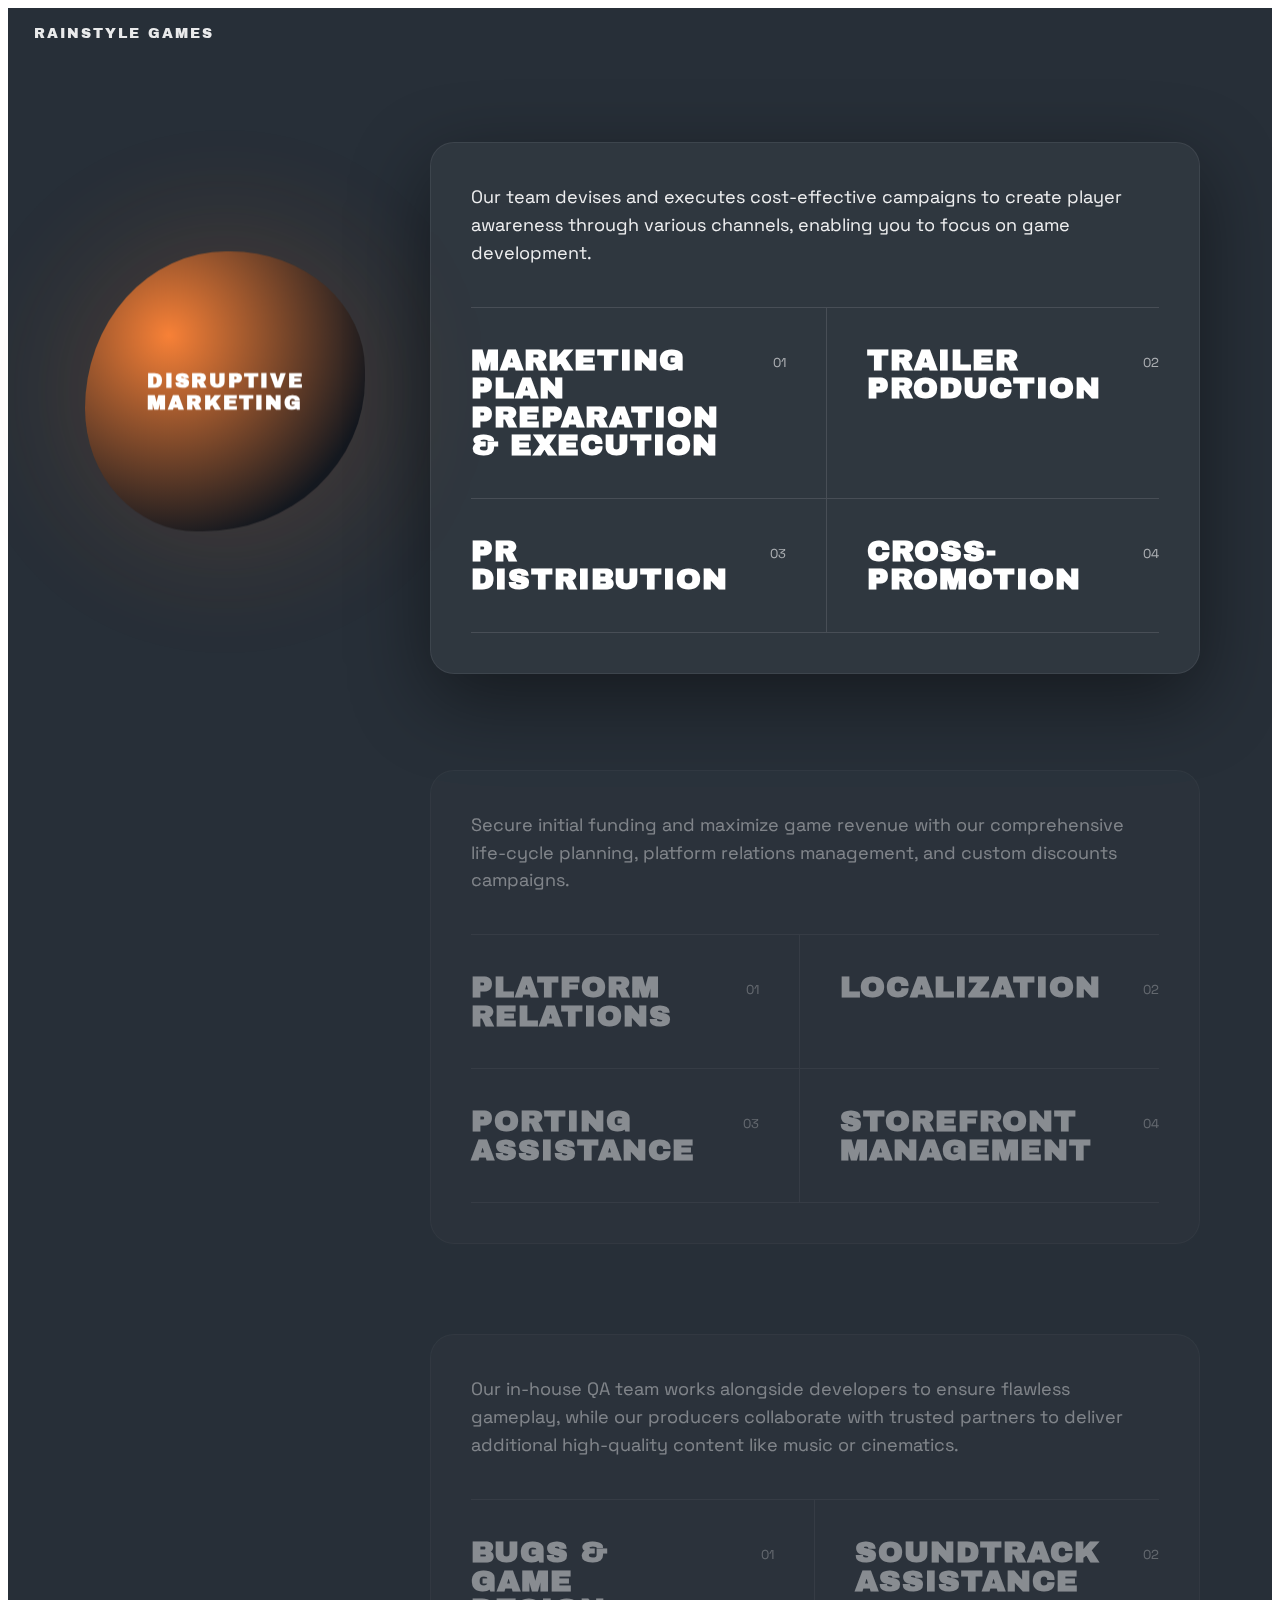
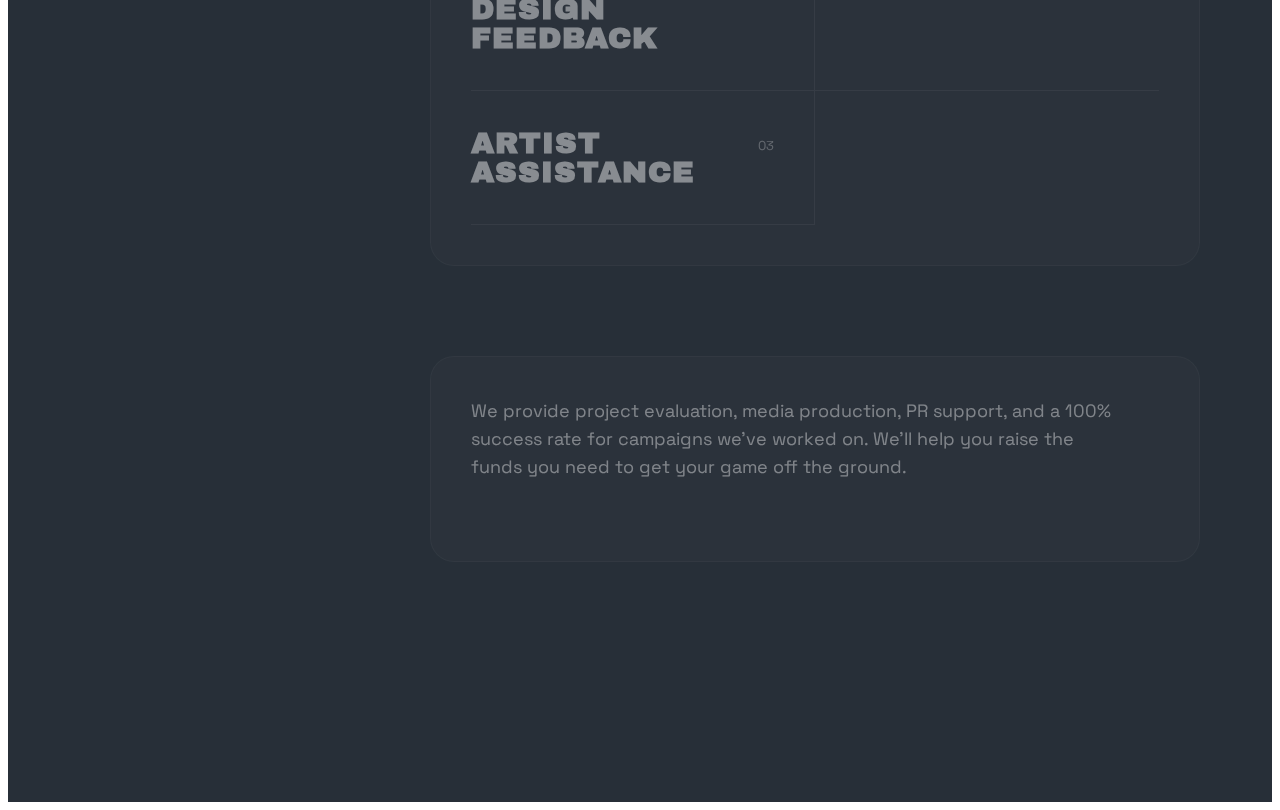
<file: index.html>
<!DOCTYPE html>
<html lang="ru">
<head>
  <meta charset="UTF-8" />
  <title>Rainstyle Games — Services</title>

  <link href="https://fonts.googleapis.com/css2?family=Archivo+Black&family=Space+Grotesk:wght@400;600;700&display=swap" rel="stylesheet">
  <link rel="stylesheet" href="style.css">
</head>

<body>
<div class="rg-services">
  <header class="rg-header">
    <span>RAINSTYLE GAMES</span>
  </header>

  <div class="rg-layout">
    <div class="rg-left">
      <div class="rg-blob-wrap" id="rgBlobWrap">
        <div class="rg-blob" id="rgBlob">
          <div class="rg-blob-content rg-fade-in" id="rgBlobContent">
            <h3 id="rgBlobTitle">DISRUPTIVE MARKETING</h3>
          </div>
        </div>

        <div class="rg-blob-glow" id="rgGlow"></div>
      </div>
    </div>

    <div class="rg-right">
      <section class="rg-game rg-active"
        data-color="#f88236"
        data-shape="soft"
        data-title="DISRUPTIVE MARKETING">
        <p class="rg-game-desc">
          Our team devises and executes cost-effective campaigns to create player awareness through various channels,
          enabling you to focus on game development.
        </p>

        <div class="rg-game-grid">
          <div class="rg-game-item">
            <h2>MARKETING PLAN PREPARATION<br>& EXECUTION</h2>
            <span>01</span>
          </div>

          <div class="rg-game-item">
            <h2>TRAILER<br>PRODUCTION</h2>
            <span>02</span>
          </div>

          <div class="rg-game-item">
            <h2>PR<br>DISTRIBUTION</h2>
            <span>03</span>
          </div>

          <div class="rg-game-item">
            <h2>CROSS-<br>PROMOTION</h2>
            <span>04</span>
          </div>
        </div>
      </section>

      <section class="rg-game"
        data-color="#fd6e45"
        data-shape="sharp"
        data-title="STRATEGIC PUBLISHING">
        <p class="rg-game-desc">
          Secure initial funding and maximize game revenue with our comprehensive life-cycle planning,
          platform relations management, and custom discounts campaigns.
        </p>

        <div class="rg-game-grid">
          <div class="rg-game-item">
            <h2>PLATFORM<br>RELATIONS</h2>
            <span>01</span>
          </div>

          <div class="rg-game-item">
            <h2>LOCALIZATION</h2>
            <span>02</span>
          </div>

          <div class="rg-game-item">
            <h2>PORTING<br>ASSISTANCE</h2>
            <span>03</span>
          </div>

          <div class="rg-game-item">
            <h2>STOREFRONT<br>MANAGEMENT</h2>
            <span>04</span>
          </div>
        </div>
      </section>

      <section class="rg-game"
        data-color="#ff674c"
        data-shape="fluid"
        data-title="PRODUCTION SUPPORT">
        <p class="rg-game-desc">
          Our in-house QA team works alongside developers to ensure flawless gameplay, while our producers collaborate
          with trusted partners to deliver additional high-quality content like music or cinematics.
        </p>

        <div class="rg-game-grid">
          <div class="rg-game-item">
            <h2>BUGS & GAME DESIGN<br>FEEDBACK</h2>
            <span>01</span>
          </div>

          <div class="rg-game-item">
            <h2>SOUNDTRACK<br>ASSISTANCE</h2>
            <span>02</span>
          </div>

          <div class="rg-game-item">
            <h2>ARTIST<br>ASSISTANCE</h2>
            <span>03</span>
          </div>

          <div class="rg-game-item rg-empty">
            <h2></h2>
            <span></span>
          </div>
        </div>
      </section>

      <section class="rg-game"
        data-color="#fcc02d"
        data-shape="soft"
        data-title="CROWDFUNDING">
        <p class="rg-game-desc">
          We provide project evaluation, media production, PR support, and a 100% success rate for campaigns we've worked on.
          We'll help you raise the funds you need to get your game off the ground.
        </p>
      </section>
    </div>
  </div>
</div>
<script src="script.js" defer></script>


</body>
</html>
</file>
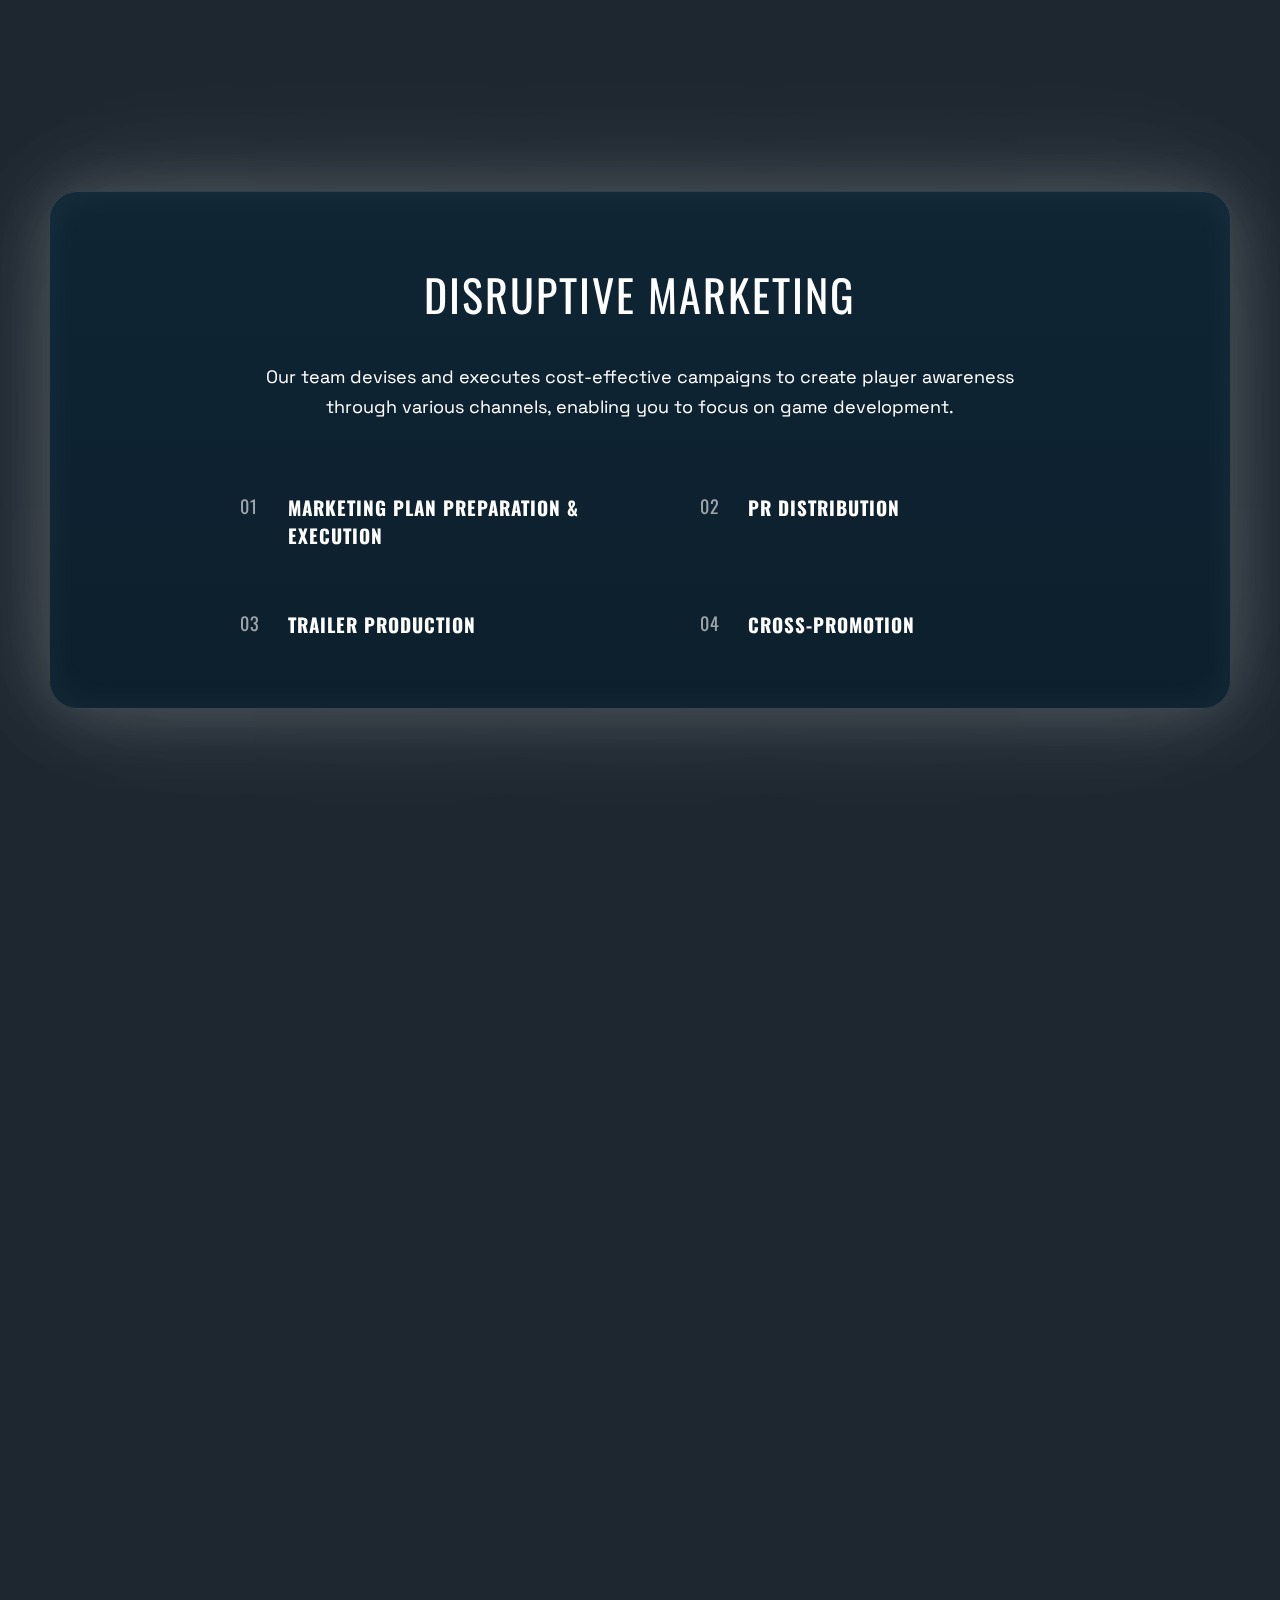
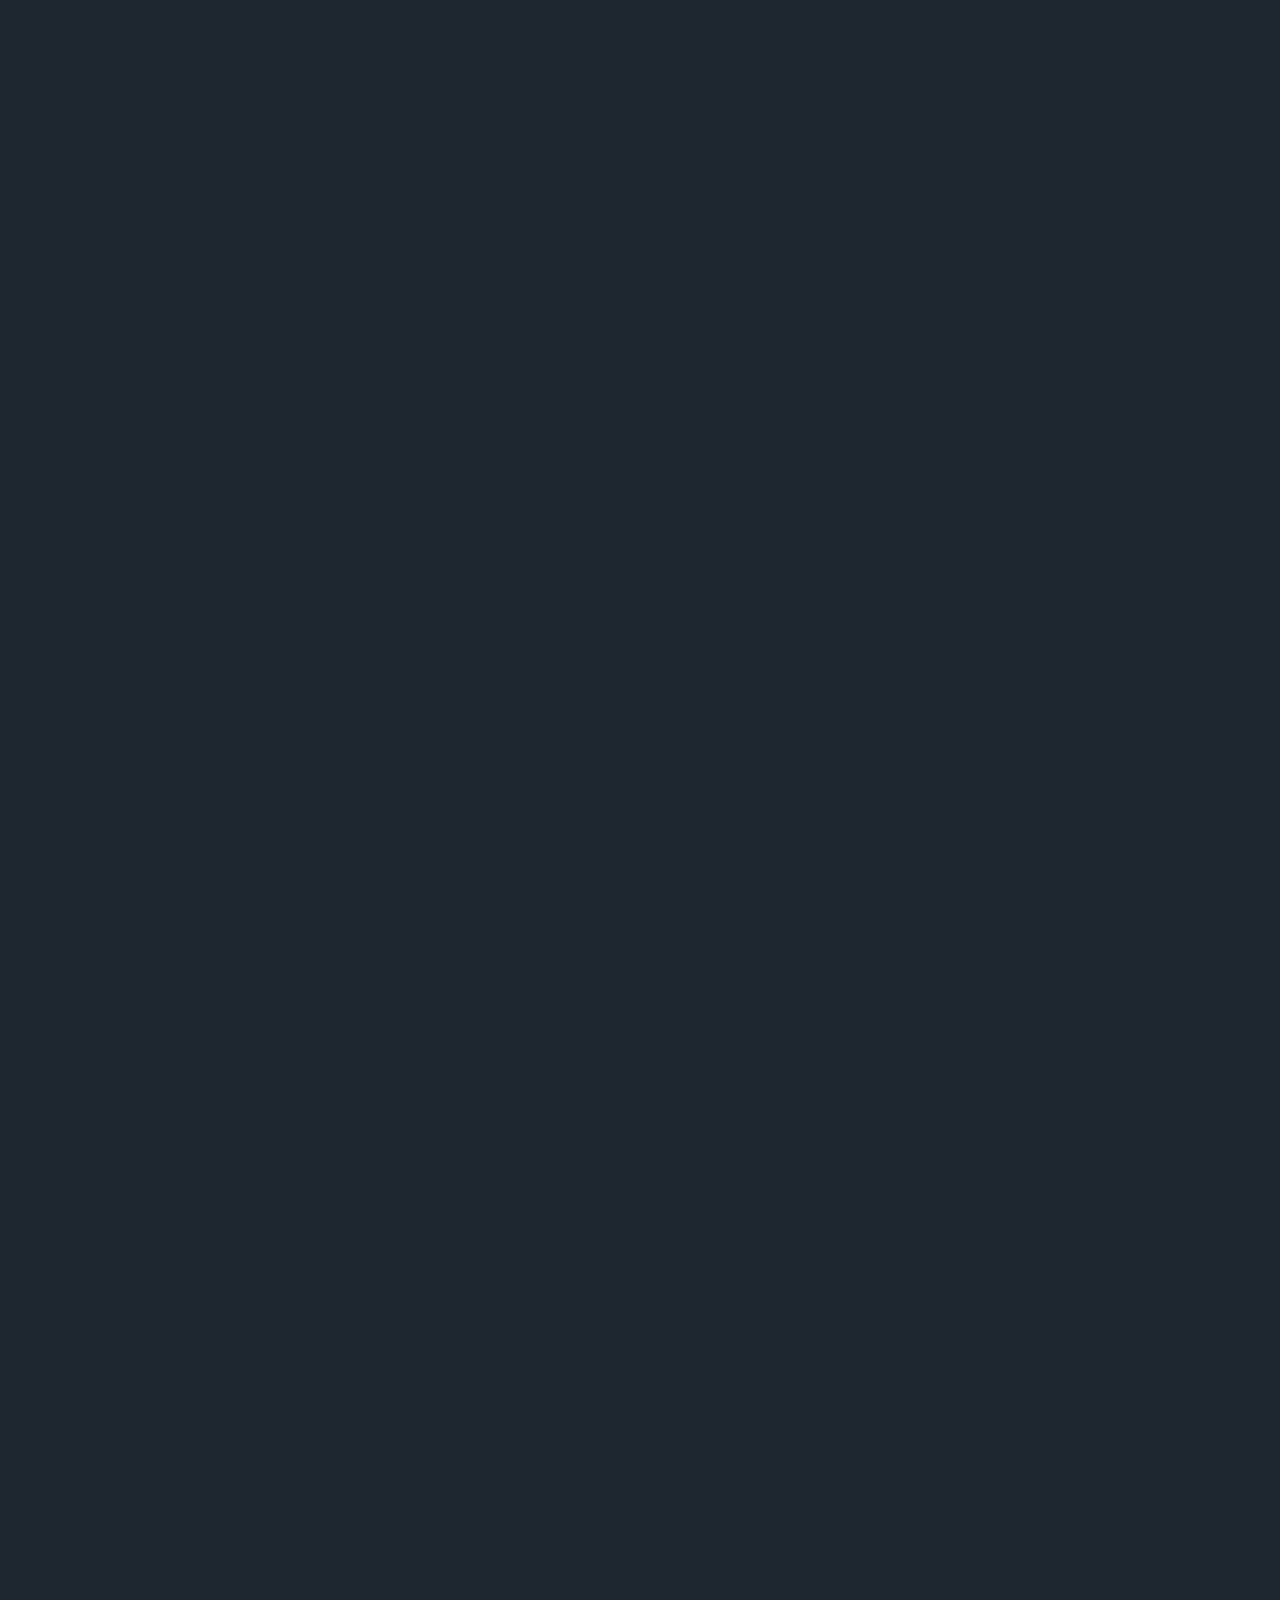
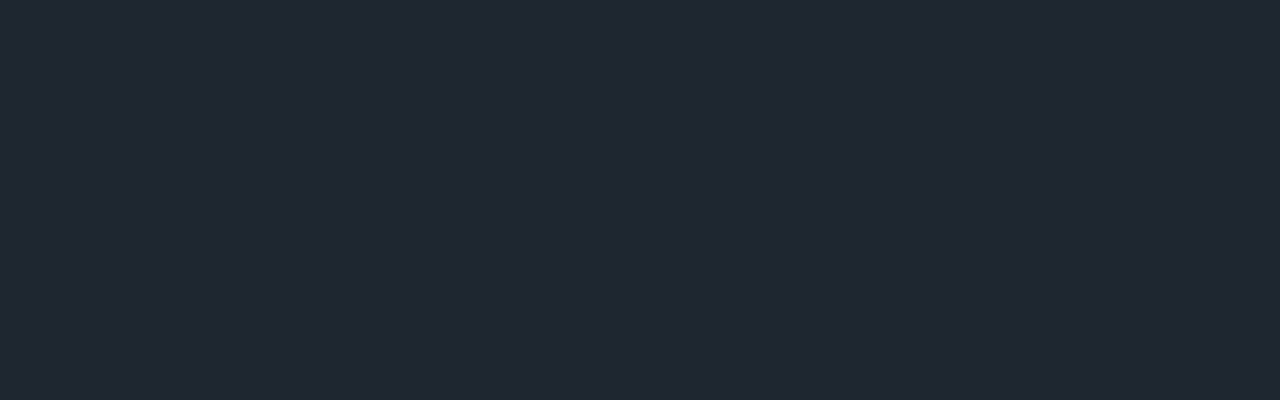
<file: index_variation2.html>
<!DOCTYPE html>
<html lang="ru">
<head>
<meta charset="UTF-8">
<title>Rainstyle Services</title>

<link href="https://fonts.googleapis.com/css2?family=Oswald:wght@700&family=Space+Grotesk:wght@400;600;700&display=swap" rel="stylesheet">

<style>
body{
  margin:0;
  background:#1e2730;
  font-family:'Space Grotesk',sans-serif;
  overflow-x:hidden;
  color:#ffffff;
}

.rs-services,
.rs-services *{
  color:#ffffff;
}


.rs-services{
  position:relative;
  height:400vh;
}

.rs-sticky{
  position:sticky;
  top:0;
  height:100vh;
  display:flex;
  align-items:center;
  justify-content:center;
  overflow:hidden;
}

.rs-game{
  position:absolute;
  width:88%;
  max-width:1000px;
  padding:70px 90px;
  border-radius:28px;

  background:linear-gradient(180deg,#0f2534 0%,#0c1f2d 100%);
  border:1px solid rgba(255,255,255,0.15);

  box-shadow:
    0 0 60px rgba(255,255,255,0.15),
    0 0 120px rgba(255,255,255,0.10),
    0 0 200px rgba(255,255,255,0.06),
    inset 0 0 40px rgba(255,255,255,0.05);

  opacity:0;
  transform:translateY(180px) scale(.96);
  transition:
    opacity .8s cubic-bezier(.22,.61,.36,1),
    transform 1s cubic-bezier(.22,.61,.36,1),
    filter .8s ease;
}

.rs-game.rs-active{
  opacity:1;
  transform:translateY(0) scale(1);
  z-index:3;
  filter:brightness(1);
}

.rs-game.rs-prev{
  opacity:.12;
  transform:translateY(-260px) scale(.9);
  z-index:2;
  filter:brightness(.5) blur(2px);
}


.rs-game-title{
  font-family:'Oswald';
  font-size:44px;
  letter-spacing:2px;
  margin-bottom:35px;
  text-align:center;
}


.rs-game-desc{
  font-size:18px;
  line-height:1.7;
  margin:0 auto 70px auto;
  max-width:750px;
  text-align:center;
}


.rs-game-grid{
  display:grid;
  grid-template-columns:1fr 1fr;
  gap:60px 120px;
  counter-reset:item;
  max-width:800px;
  margin:0 auto;
}

.rs-game-item{
  position:relative;
  padding-left:48px;
  transform:translateY(30px);
  opacity:0;
  transition:
    transform .8s cubic-bezier(.22,.61,.36,1),
    opacity .8s ease;
  counter-increment:item;
}

.rs-game-item::before{
  content: counter(item, decimal-leading-zero);
  position:absolute;
  left:0;
  top:0;
  font-family:'Oswald';
  font-size:18px;
  letter-spacing:1px;
  opacity:.6;
}

.rs-game-item h2{
  font-family:'Oswald';
  font-size:19px;
  letter-spacing:1px;
  margin:0;
  line-height:1.5;
}

.rs-game.rs-active .rs-game-item{
  transform:translateY(0);
  opacity:1;
}

.rs-game.rs-active .rs-game-item:nth-child(1){ transition-delay:.15s; }
.rs-game.rs-active .rs-game-item:nth-child(2){ transition-delay:.25s; }
.rs-game.rs-active .rs-game-item:nth-child(3){ transition-delay:.35s; }
.rs-game.rs-active .rs-game-item:nth-child(4){ transition-delay:.45s; }


.rs-submit-btn{
  display:inline-block;
  margin-top:60px;
  font-family:'Oswald';
  font-size:20px;
  letter-spacing:1px;
  text-decoration:underline;
  color:#ffffff;
  transition:
    transform .3s ease,
    opacity .3s ease;
}

.rs-submit-btn:hover{
  transform:scale(1.1);
  opacity:1;
}

.rs-game:last-child{
  text-align:center;
}


.after{
  height:120vh;
  background:#1e2730;
  display:flex;
  align-items:center;
  justify-content:center;
  font-size:40px;
  color:#ffffff;
}
</style>
</head>
<body>

<div class="rs-services">
  <div class="rs-sticky">

    <section class="rs-game rs-active">
      <div class="rs-game-title">DISRUPTIVE MARKETING</div>
      <p class="rs-game-desc">
        Our team devises and executes cost-effective campaigns to create player awareness through various channels, enabling you to focus on game development.
      </p>
      <div class="rs-game-grid">
        <div class="rs-game-item"><h2>MARKETING PLAN PREPARATION & EXECUTION</h2></div>
        <div class="rs-game-item"><h2>PR DISTRIBUTION</h2></div>
        <div class="rs-game-item"><h2>TRAILER PRODUCTION</h2></div>
        <div class="rs-game-item"><h2>CROSS-PROMOTION</h2></div>
      </div>
    </section>

    <section class="rs-game">
      <div class="rs-game-title">STRATEGIC PUBLISHING</div>
      <p class="rs-game-desc">
        Secure initial funding and maximize game revenue with our comprehensive life-cycle planning, platform relations management, and custom discounts campaigns.
      </p>
      <div class="rs-game-grid">
        <div class="rs-game-item"><h2>PLATFORM RELATIONS</h2></div>
        <div class="rs-game-item"><h2>PORTING ASSISTANCE</h2></div>
        <div class="rs-game-item"><h2>LOCALIZATION</h2></div>
        <div class="rs-game-item"><h2>STOREFRONT MANAGEMENT</h2></div>
      </div>
    </section>

    <section class="rs-game">
      <div class="rs-game-title">COMPREHENSIVE SUPPORT</div>
      <p class="rs-game-desc">
        Our in-house QA team works alongside developers to ensure flawless gameplay, while our producers collaborate with trusted partners to deliver additional high-quality content like music or cinematics.
      </p>
      <div class="rs-game-grid">
        <div class="rs-game-item"><h2>BUGS & GAME DESIGN FEEDBACK</h2></div>
        <div class="rs-game-item"><h2>ARTIST ASSISTANCE</h2></div>
        <div class="rs-game-item"><h2>SOUNDTRACK ASSISTANCE</h2></div>
      </div>
    </section>

    <section class="rs-game">
      <div class="rs-game-title">CROWDFUNDING</div>
      <p class="rs-game-desc">
        We provide project evaluation, media production, PR support, and a 100% success rate for campaigns we've worked on. We'll help you raise the funds you need to get your game off the ground.
      </p>
      <a href="#" class="rs-submit-btn">SUBMIT YOUR GAME</a>
    </section>

  </div>
</div>

<script>
(function(){
const container = document.querySelector(".rs-services");
const games = Array.from(document.querySelectorAll(".rs-game"));
let current = 0;
let target = 0;

function update(){
  const rect = container.getBoundingClientRect();
  const raw = -rect.top / (rect.height - window.innerHeight);
  const progress = Math.max(0, Math.min(raw, 1));
  target = progress * (games.length - 1);
  current += (target - current) * 0.08;
  const index = Math.round(current);

  games.forEach((g,i)=>{
    g.classList.remove("rs-active","rs-prev");
    if(i === index) g.classList.add("rs-active");
    if(i === index-1) g.classList.add("rs-prev");
  });

  requestAnimationFrame(update);
}
update();
})();
</script>

</body>
</html>
</file>
<file: style.css>
.rg-services, .rg-services * { box-sizing:border-box;margin:0;padding:0;color:#fff !important; }
.rg-services { background:#272f38 !important;font-family:'Space Grotesk',sans-serif;width:100%;min-height:100vh;position:relative;overflow:visible; }

.rg-services .rg-header { position:fixed;top:26px;left:34px;z-index:50;font-family:'Archivo Black',sans-serif;letter-spacing:2px;font-size:14px;opacity:0.9; }

.rg-services .rg-layout { display:grid;grid-template-columns:1fr 1.15fr;gap:90px;padding:160px 72px;max-width:1400px;margin:0 auto; }

.rg-services .rg-left { position:sticky;top:120px;height:calc(100vh - 180px);display:flex;justify-content:center;align-items:flex-start;padding-top:50px; }

.rg-services .rg-blob-wrap { position:relative;width:340px;height:340px;will-change:transform;backface-visibility:hidden;transform-style:preserve-3d; }

.rg-services .rg-blob {
  position:absolute;inset:0;
  border-radius:52% 48% 60% 40% / 58% 42% 55% 45%;
  background:radial-gradient(circle at 30% 30%, #f88236, #14181f 75%);
  display:grid;place-items:center;padding:30px;z-index:2;
  will-change:transform,border-radius,background;
  transition:transform 0.25s linear, border-radius 0.6s ease, background 0.6s ease;
}

.rg-services .rg-blob-content { z-index:3; max-width:90%; text-align:center; transition:opacity 0.45s ease, transform 0.45s ease; }
.rg-services .rg-blob-content.rg-fade-out { opacity:0; transform:translateY(14px); }
.rg-services .rg-blob-content.rg-fade-in { opacity:1; transform:translateY(0); }
.rg-services .rg-blob-content h3 { font-family:'Archivo Black',sans-serif;font-size:24px;letter-spacing:2px;text-transform:uppercase;line-height:1.1;transition: font-size 0.3s ease; }

.rg-services .rg-blob-glow {
  position:absolute;inset:-60px;
  background:radial-gradient(circle, rgba(248,130,54,0.35), transparent 70%);
  filter:blur(65px);opacity:0.9;
  transition:background 0.8s cubic-bezier(.2,.8,.2,1);
  pointer-events:none;z-index:1;will-change:transform,opacity;
}

.rg-services .rg-right { display:flex;flex-direction:column;gap:120px;padding-bottom:140px; }

.rg-services .rg-game {
  background:rgba(255,255,255,0.04);
  border:1px solid rgba(255,255,255,0.07);
  border-radius:26px;
  padding:55px 55px;
  opacity:0.45;
  transition:opacity 0.5s ease, transform 0.5s ease, box-shadow 0.5s ease;
  backdrop-filter:blur(8px);
}
.rg-services .rg-game.rg-active { opacity:1; transform:translateY(-6px); box-shadow:0 25px 80px rgba(0,0,0,0.45); }
.rg-services .rg-game-desc { font-size:22px; line-height:1.55; opacity:0.92; margin-bottom:55px; max-width:95%; transition: font-size 0.3s ease; }

.rg-services .rg-game-grid { display:grid;grid-template-columns:1fr 1fr;border-top:1px solid rgba(255,255,255,0.12); }
.rg-services .rg-game-item { padding:38px 0; display:flex; justify-content:space-between; gap:28px; border-bottom:1px solid rgba(255,255,255,0.12); }
.rg-services .rg-game-item:nth-child(odd) { padding-right:40px; border-right:1px solid rgba(255,255,255,0.12); }
.rg-services .rg-game-item:nth-child(even) { padding-left:40px; }
.rg-services .rg-game-item h2 { font-family:'Archivo Black',sans-serif;font-size:38px;line-height:0.95;letter-spacing:1px;text-transform:uppercase;transition: font-size 0.3s ease; }
.rg-services .rg-game-item span { font-size:13px; opacity:0.6; padding-top:8px; min-width:30px; text-align:right; }
.rg-services .rg-game-item.rg-empty { border-bottom:none; opacity:0; pointer-events:none; }

@media(max-width:1440px){.rg-services .rg-layout{max-width:1280px;gap:70px;padding:150px 55px;}.rg-services .rg-left{top:110px;height:calc(100vh-160px);padding-top:35px;}.rg-services .rg-blob-wrap{width:310px;height:310px;}.rg-services .rg-blob-content h3{font-size:22px;}.rg-services .rg-game{padding:48px;border-radius:24px;}.rg-services .rg-game-desc{font-size:20px;margin-bottom:45px;}.rg-services .rg-game-item h2{font-size:34px;}.rg-services .rg-right{gap:105px;padding-bottom:120px;}}
@media(max-width:1366px){.rg-services .rg-layout{gap:60px;padding:140px 45px;}.rg-services .rg-blob-wrap{width:290px;height:290px;}.rg-services .rg-game-item h2{font-size:30px;}.rg-services .rg-game-desc{font-size:19px;}}
@media(max-width:1280px){.rg-services .rg-layout{max-width:1200px;gap:60px;padding:140px 40px;}.rg-services .rg-left{top:100px;height:calc(100vh-140px);padding-top:30px;}.rg-services .rg-blob-wrap{width:280px;height:280px;}.rg-services .rg-blob-content h3{font-size:20px;}.rg-services .rg-game{padding:40px;}.rg-services .rg-game-desc{font-size:18px;margin-bottom:40px;}.rg-services .rg-game-item h2{font-size:30px;}.rg-services .rg-right{gap:90px;padding-bottom:100px;}}
@media(max-width:980px){.rg-services .rg-layout{grid-template-columns:1fr;gap:70px;padding:120px 24px;}.rg-services .rg-left{position:relative;top:0;height:auto;padding-top:0;margin-bottom:30px;}.rg-services .rg-blob-wrap{width:280px;height:280px;margin:0 auto;}.rg-services .rg-right{gap:80px;}.rg-services .rg-game{padding:35px 28px;}.rg-services .rg-game-item h2{font-size:26px;}}
</file>
